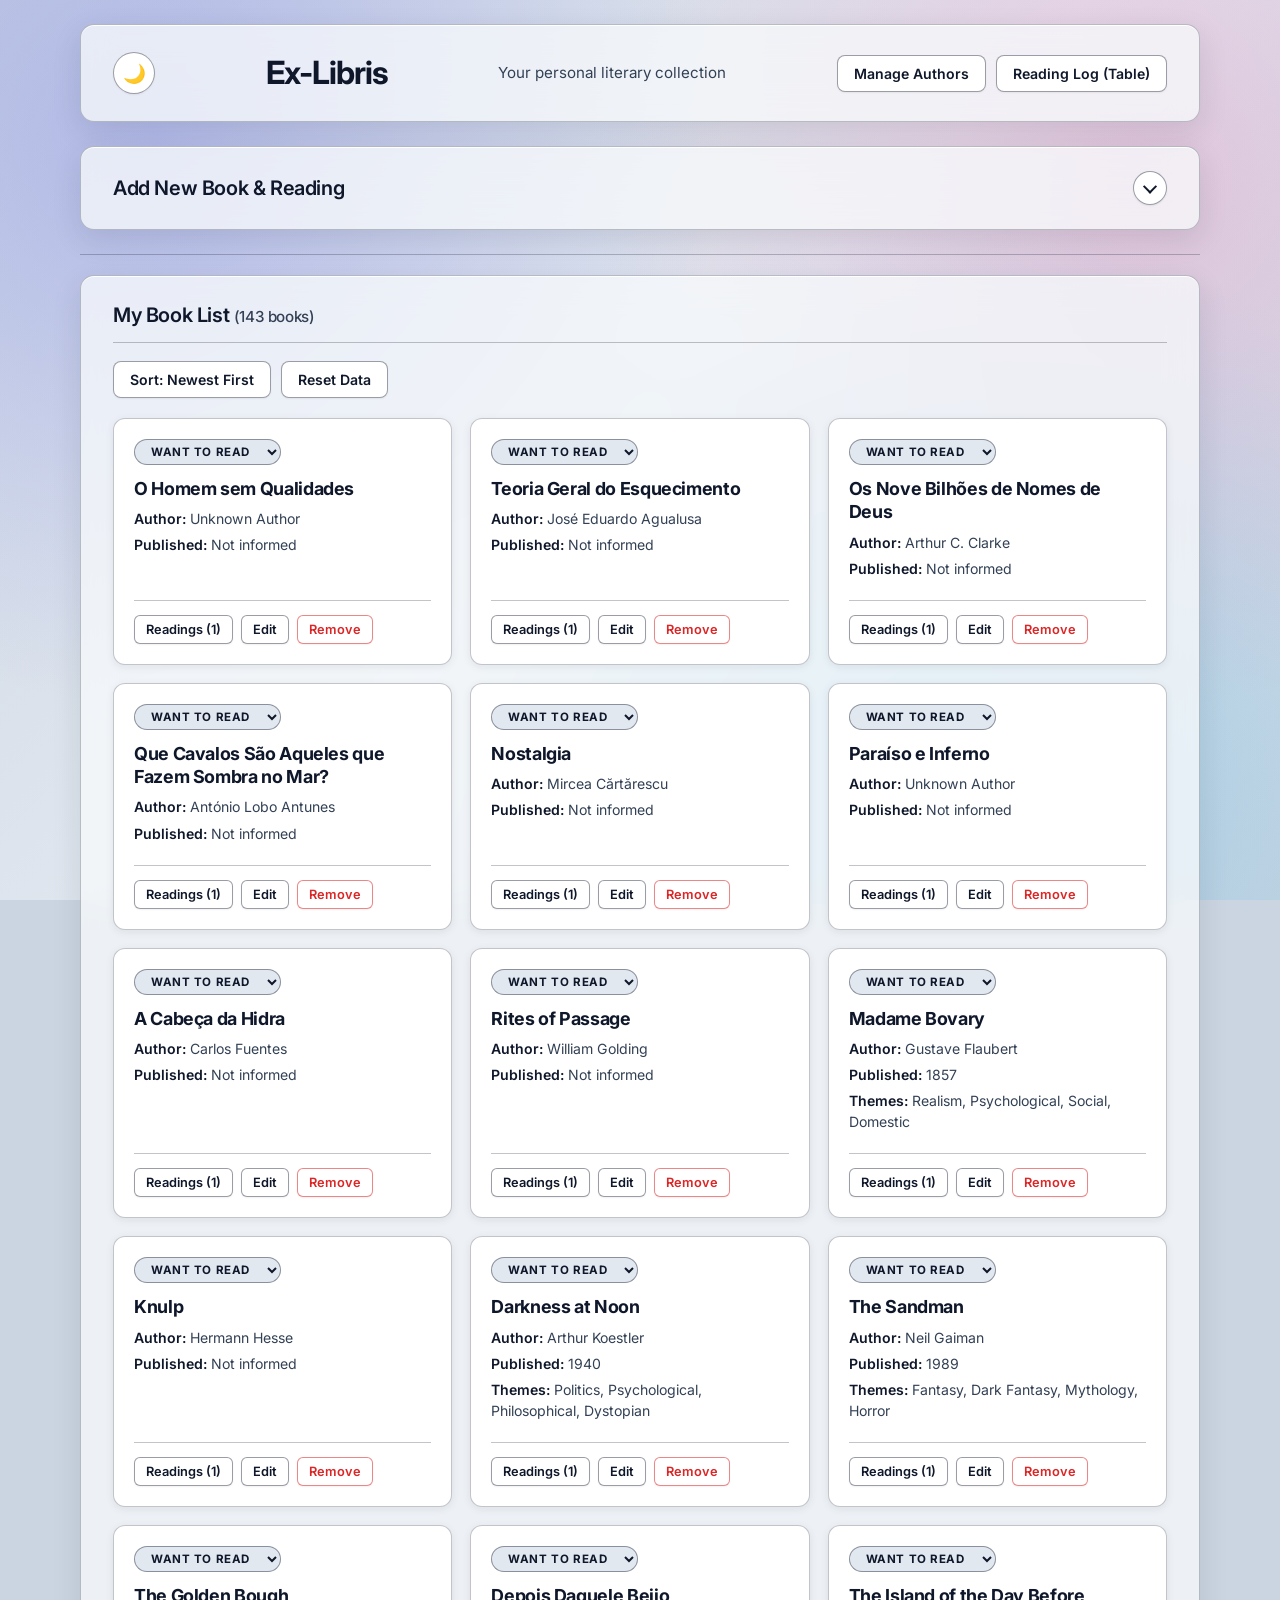
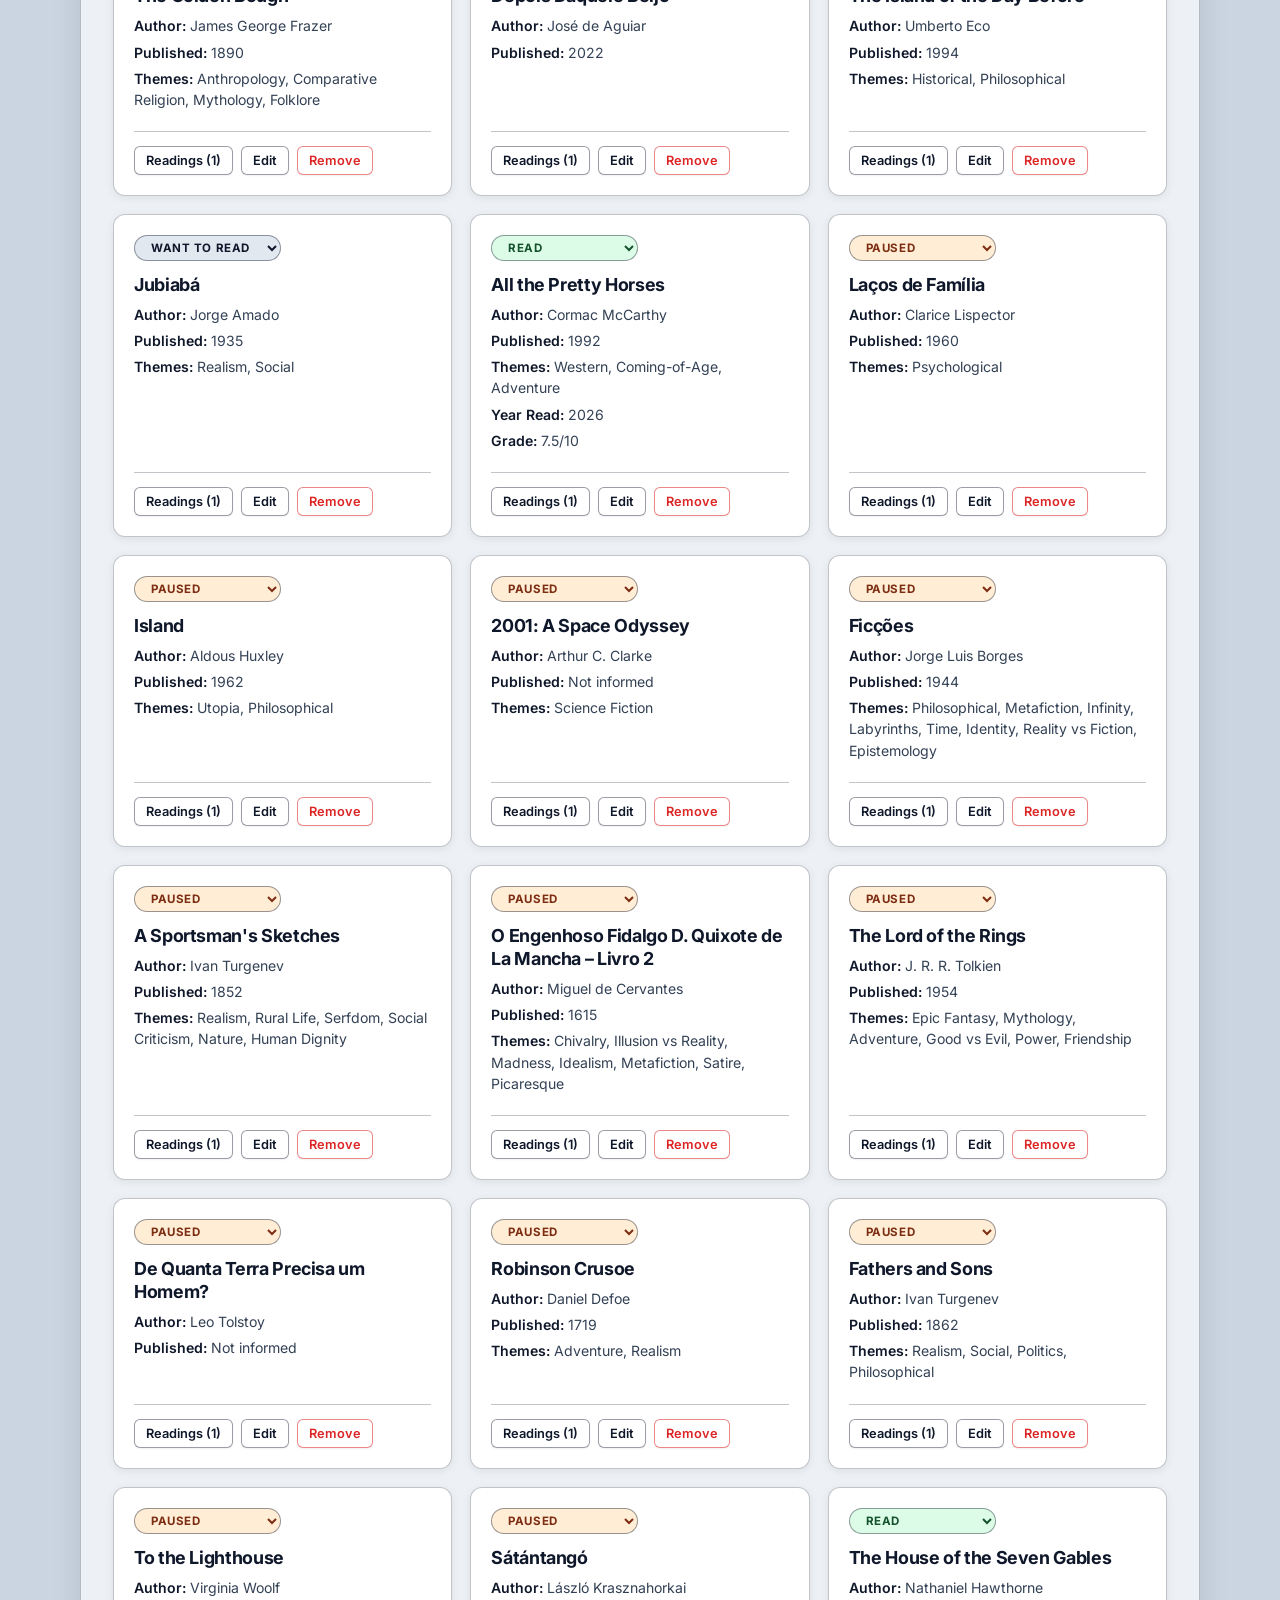
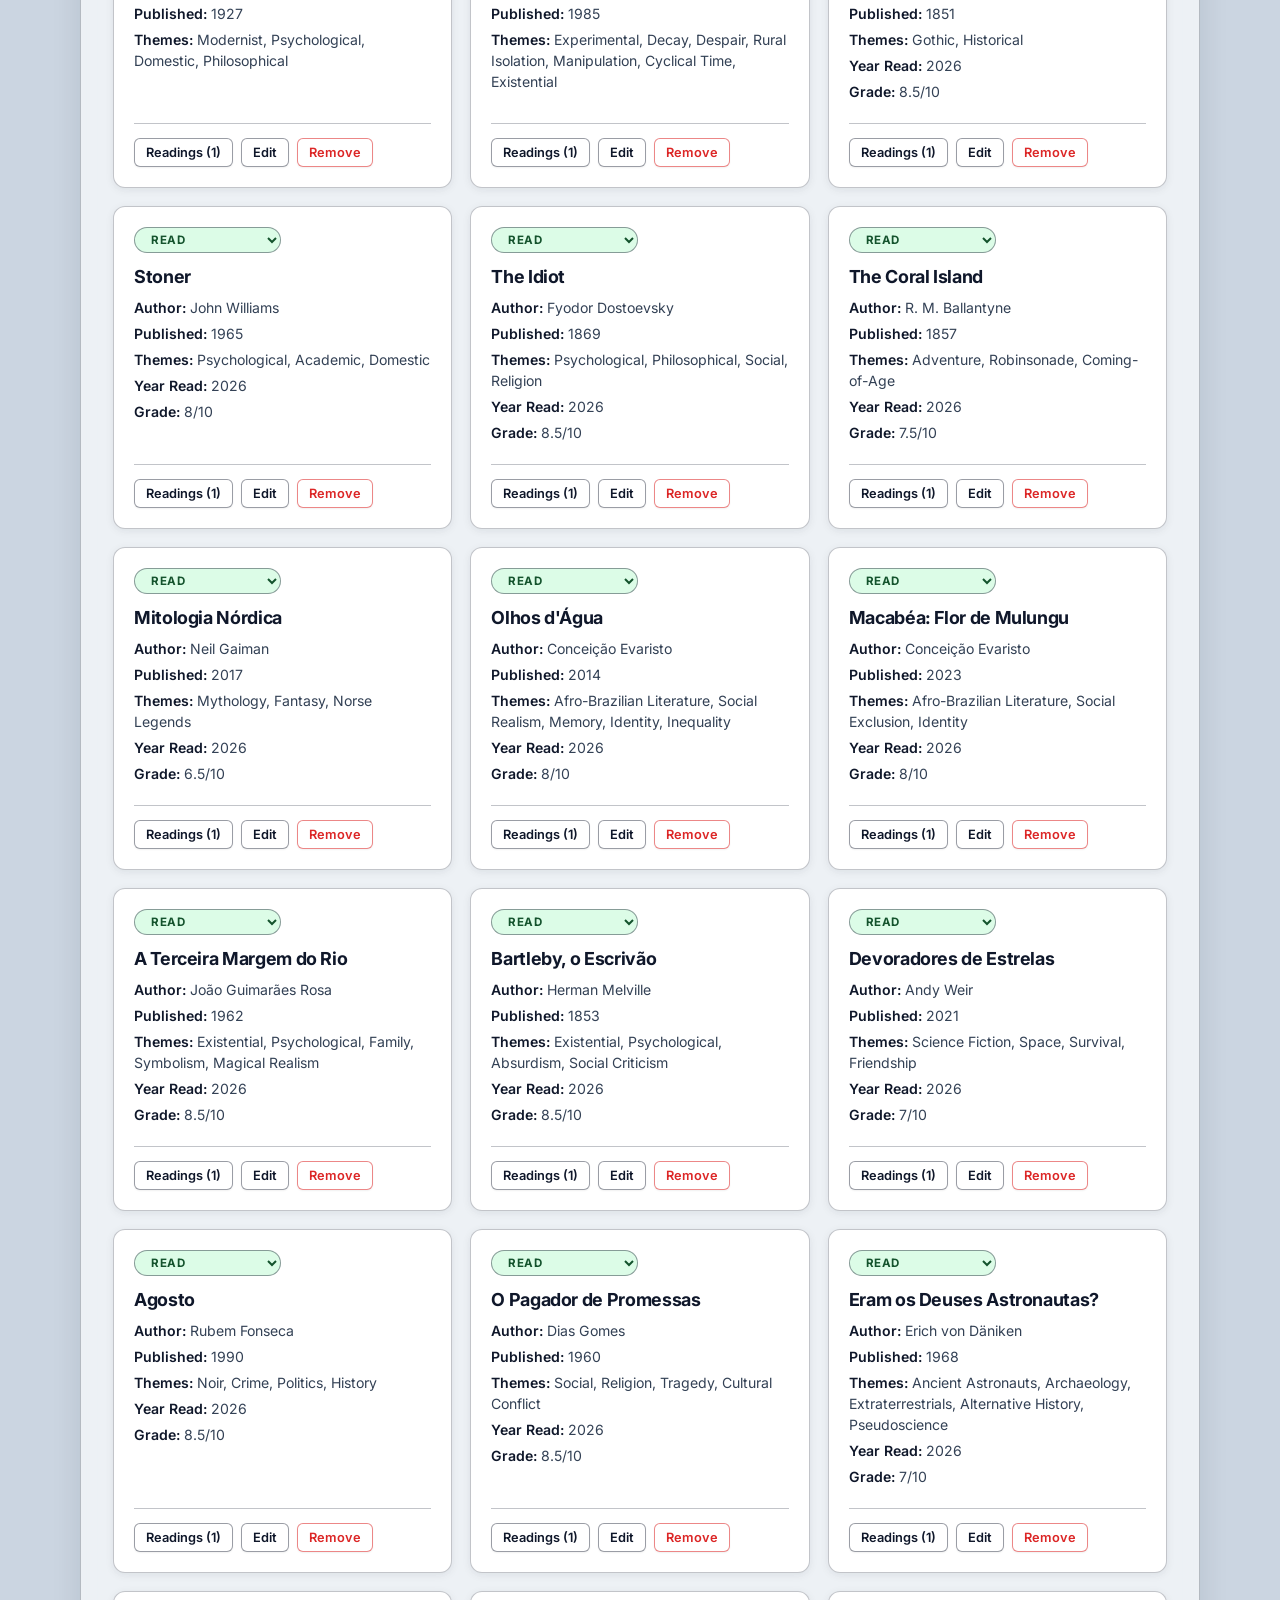
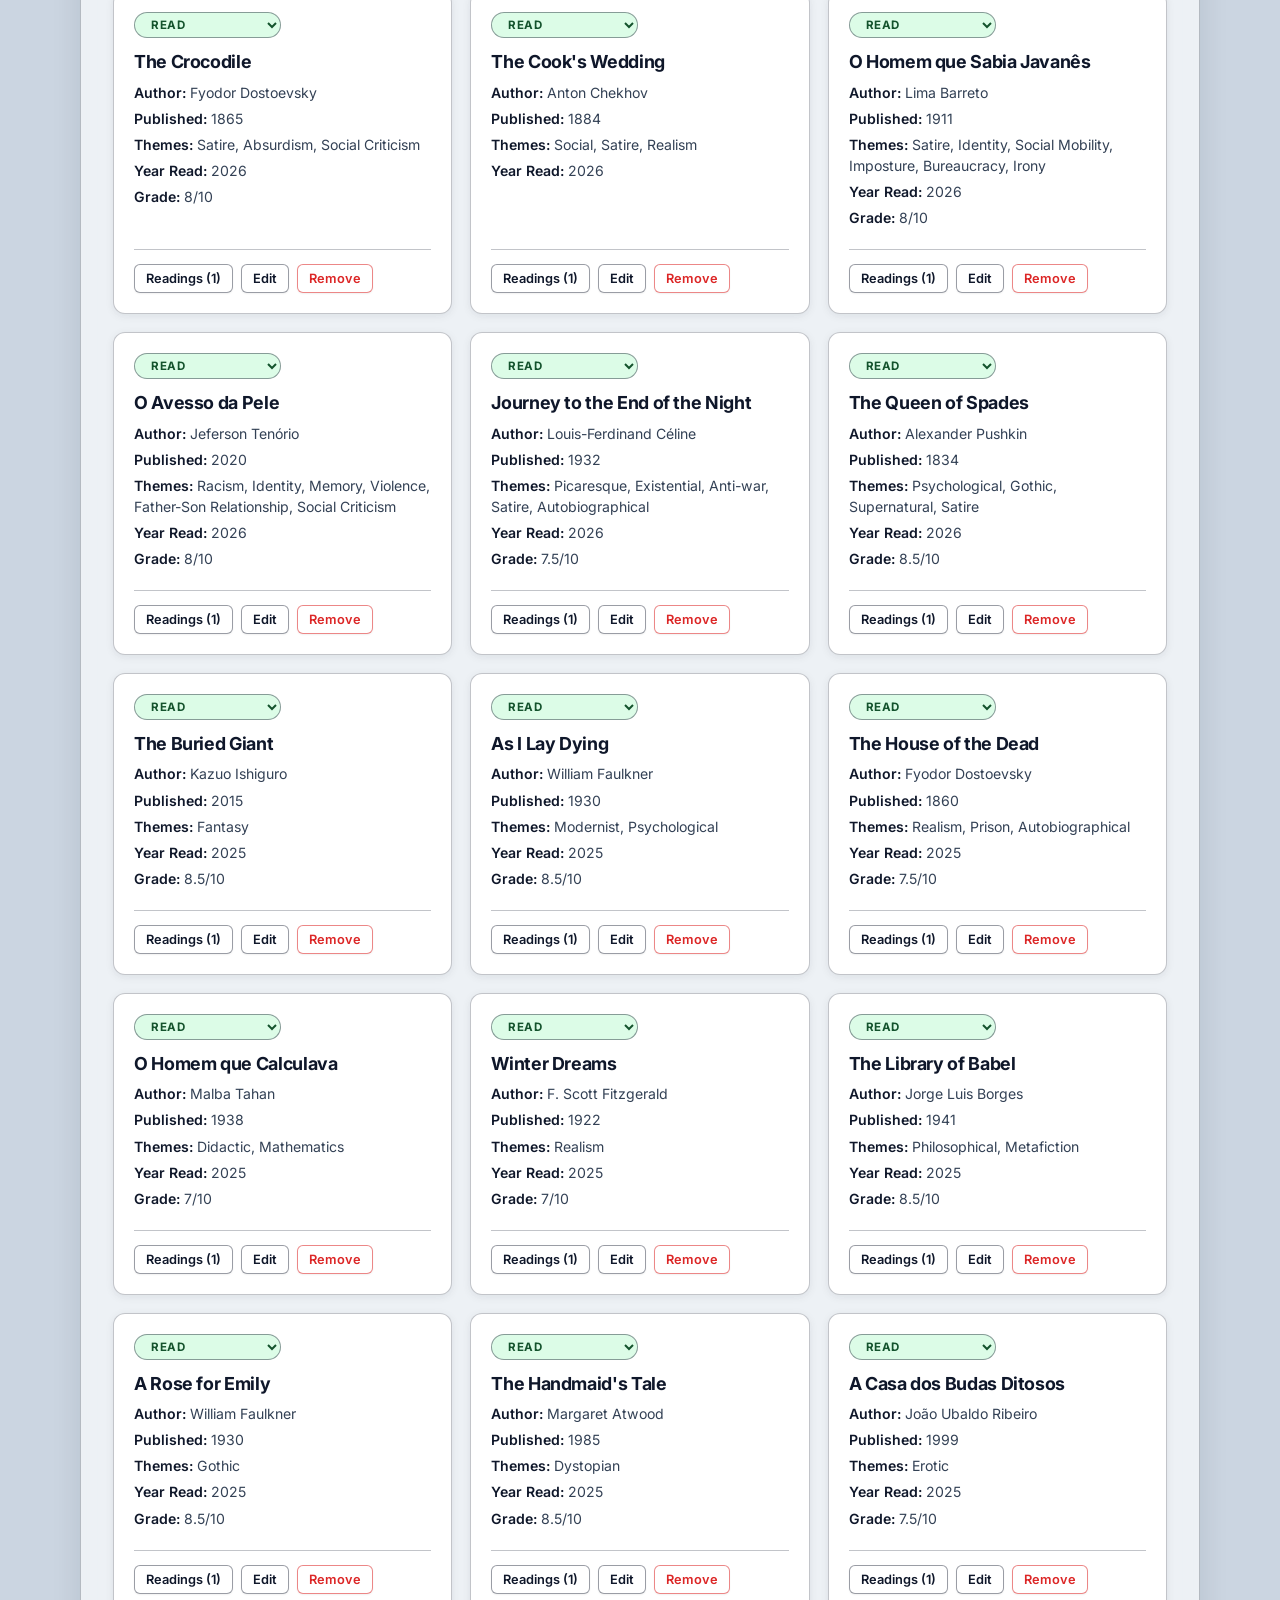
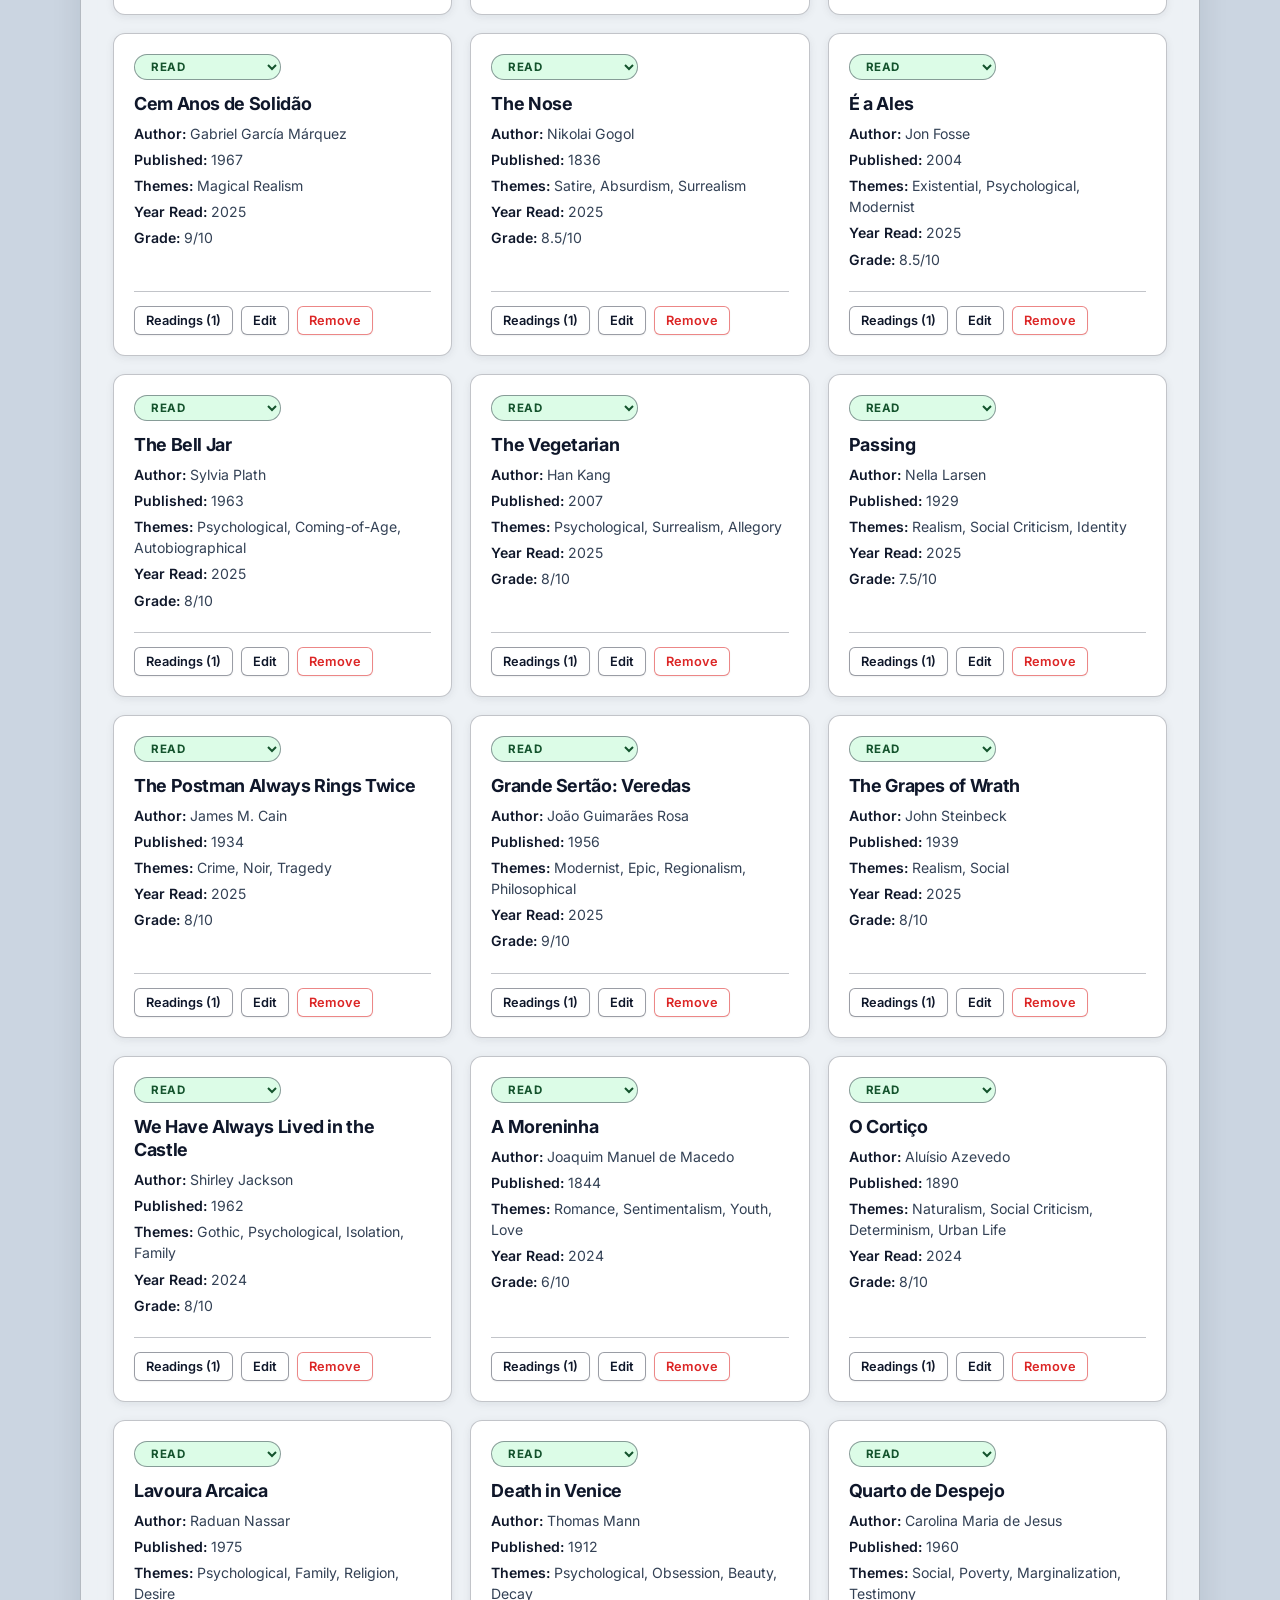
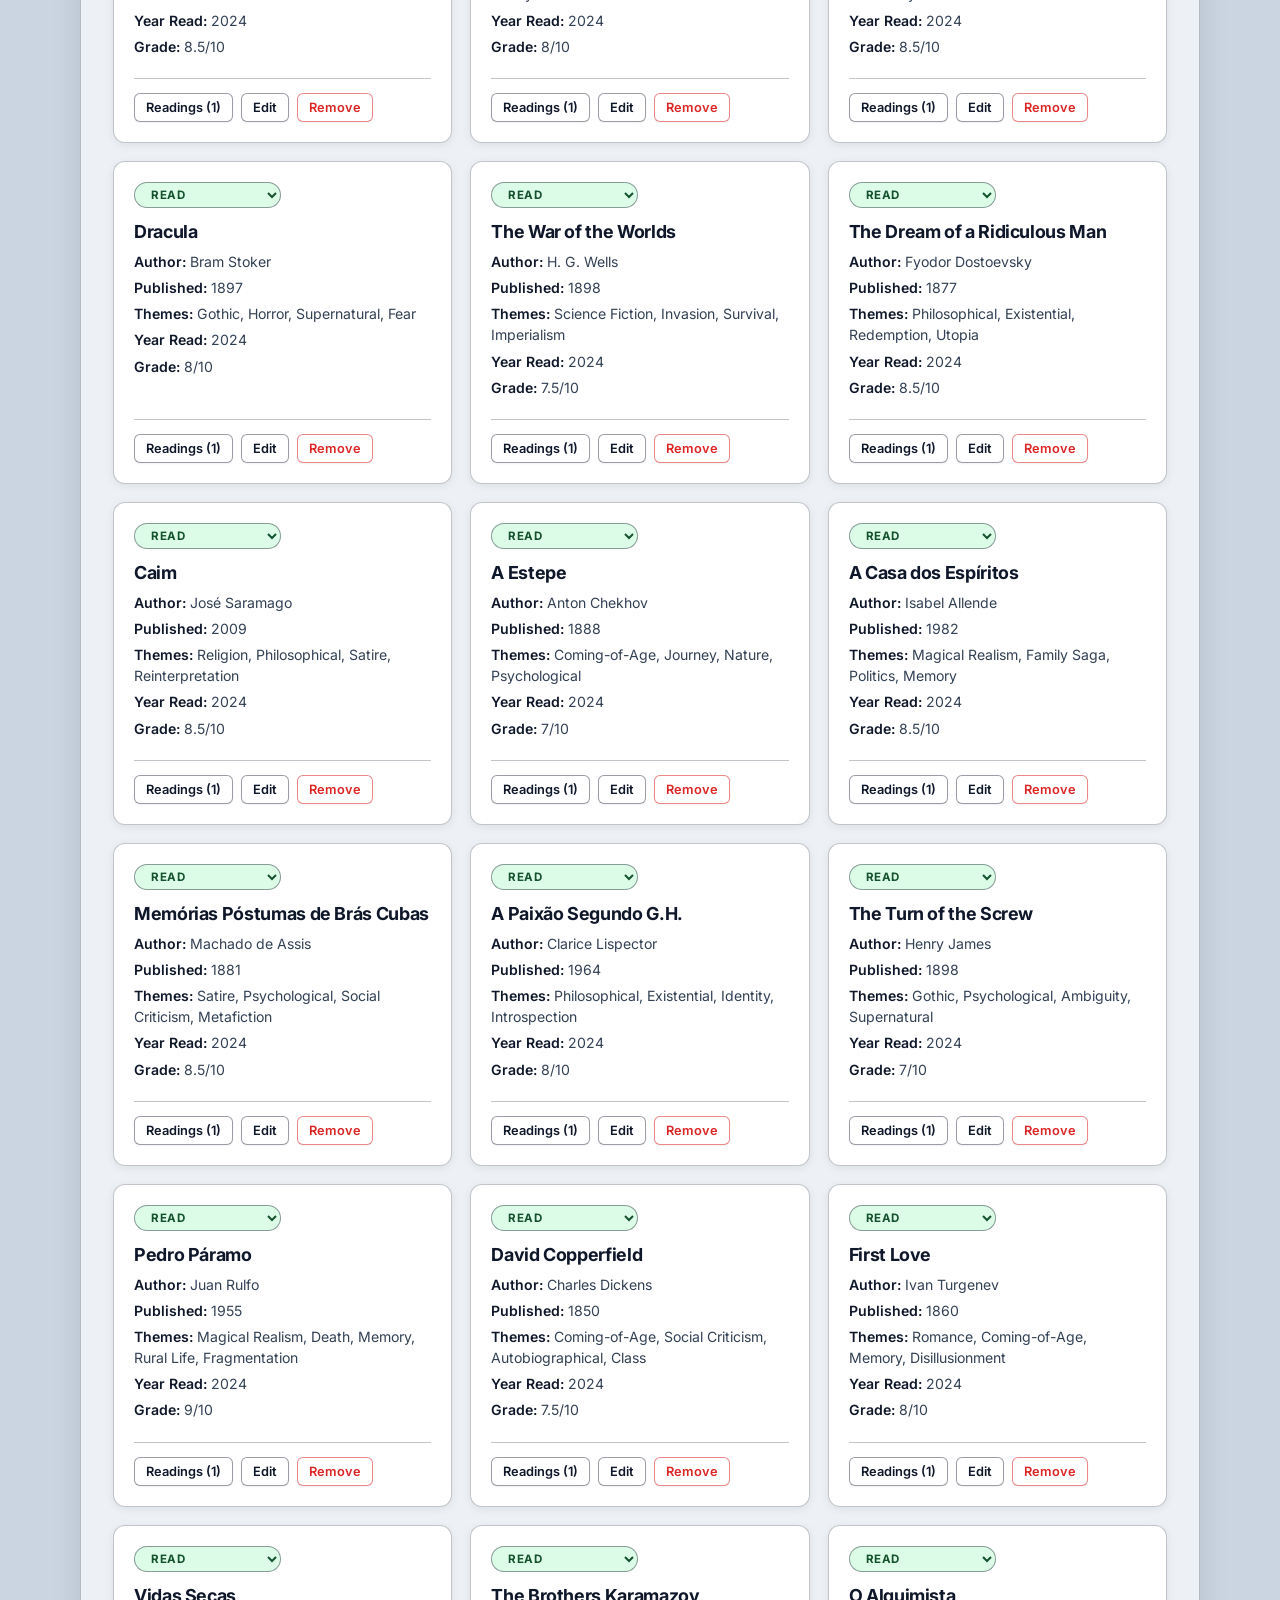
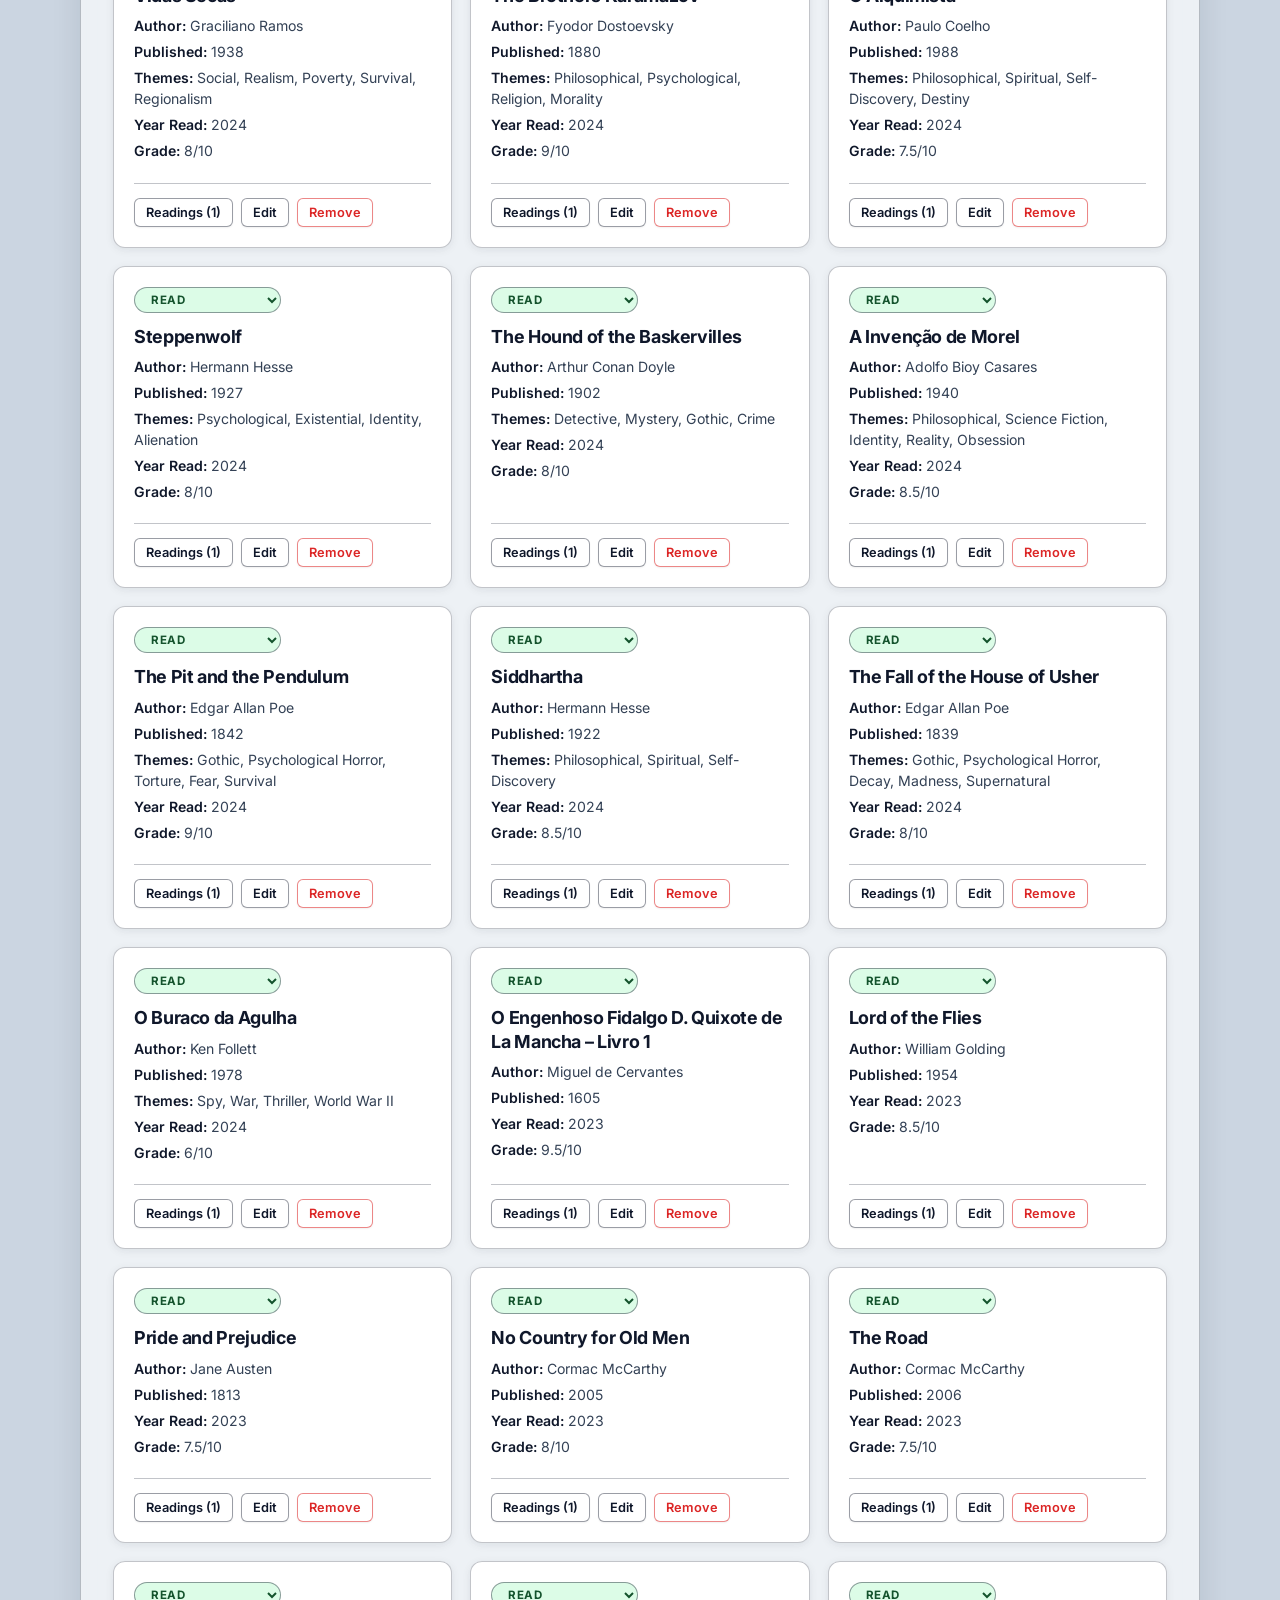
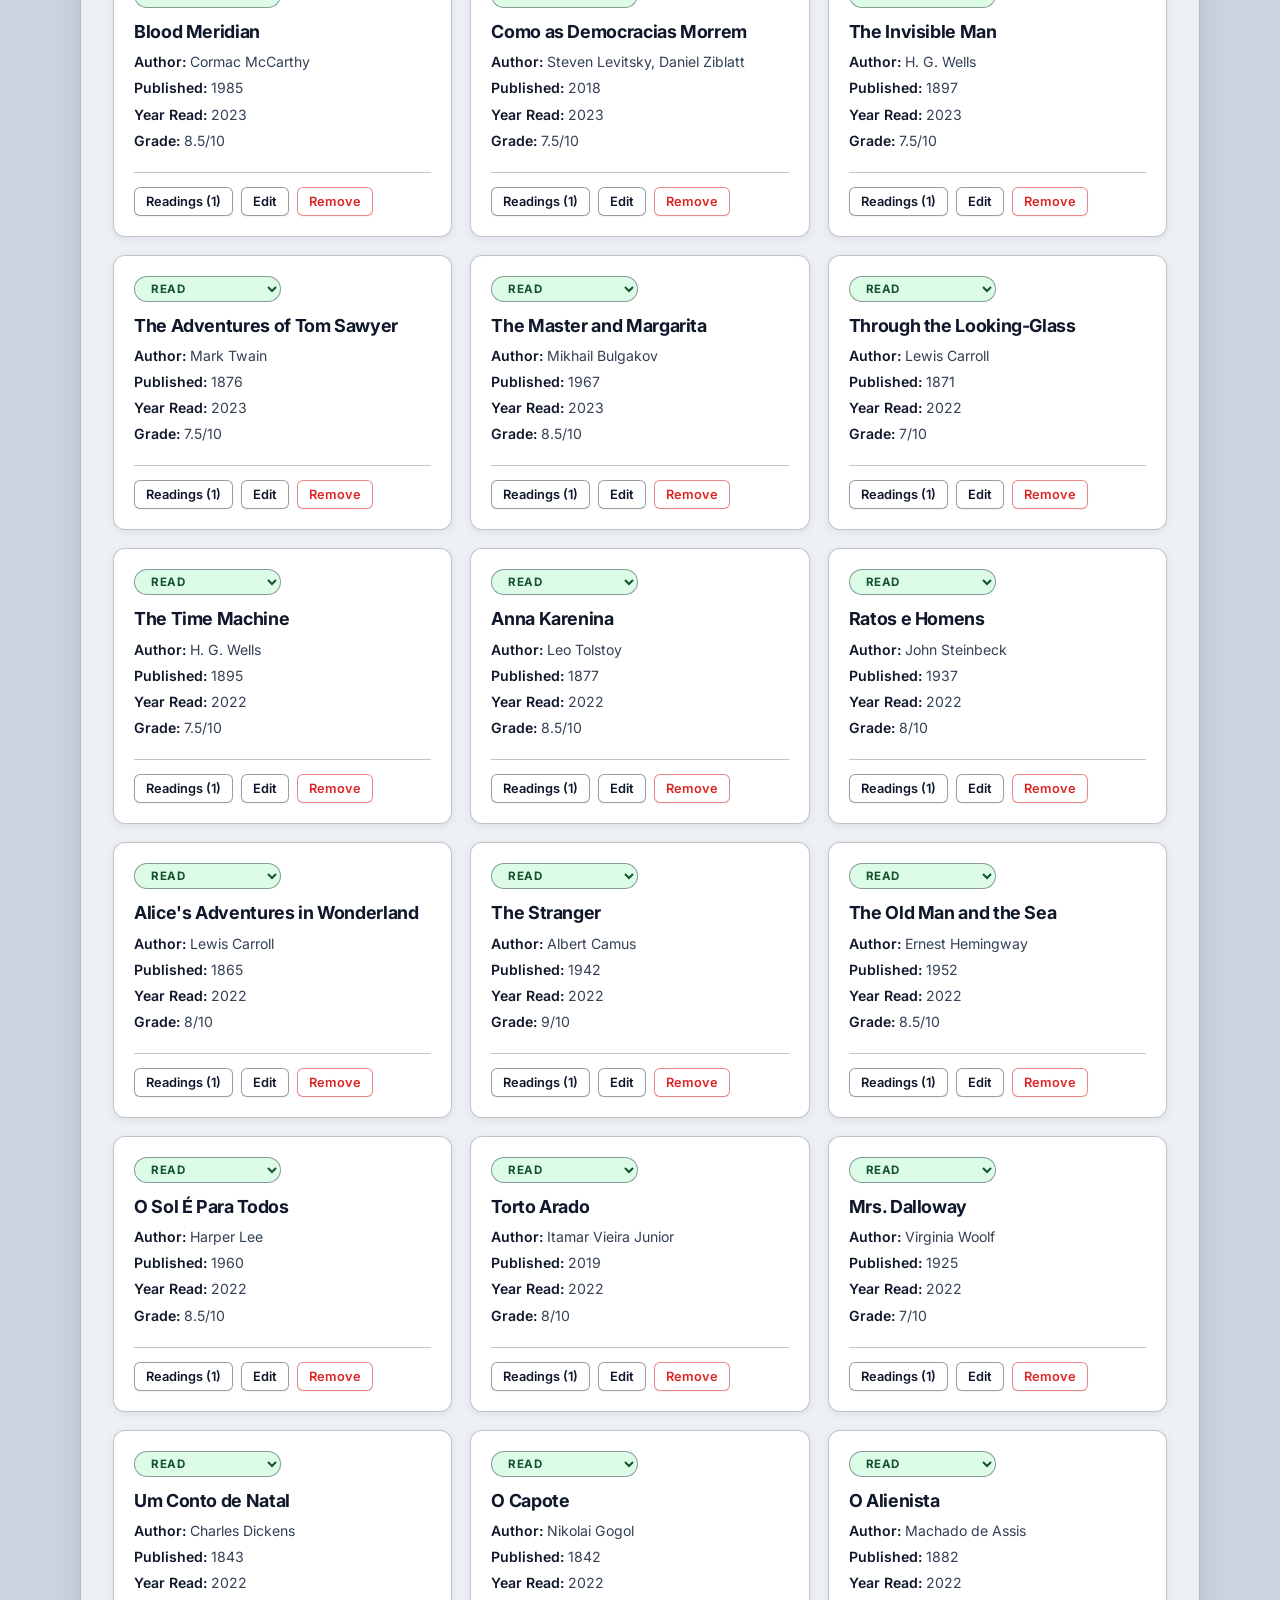
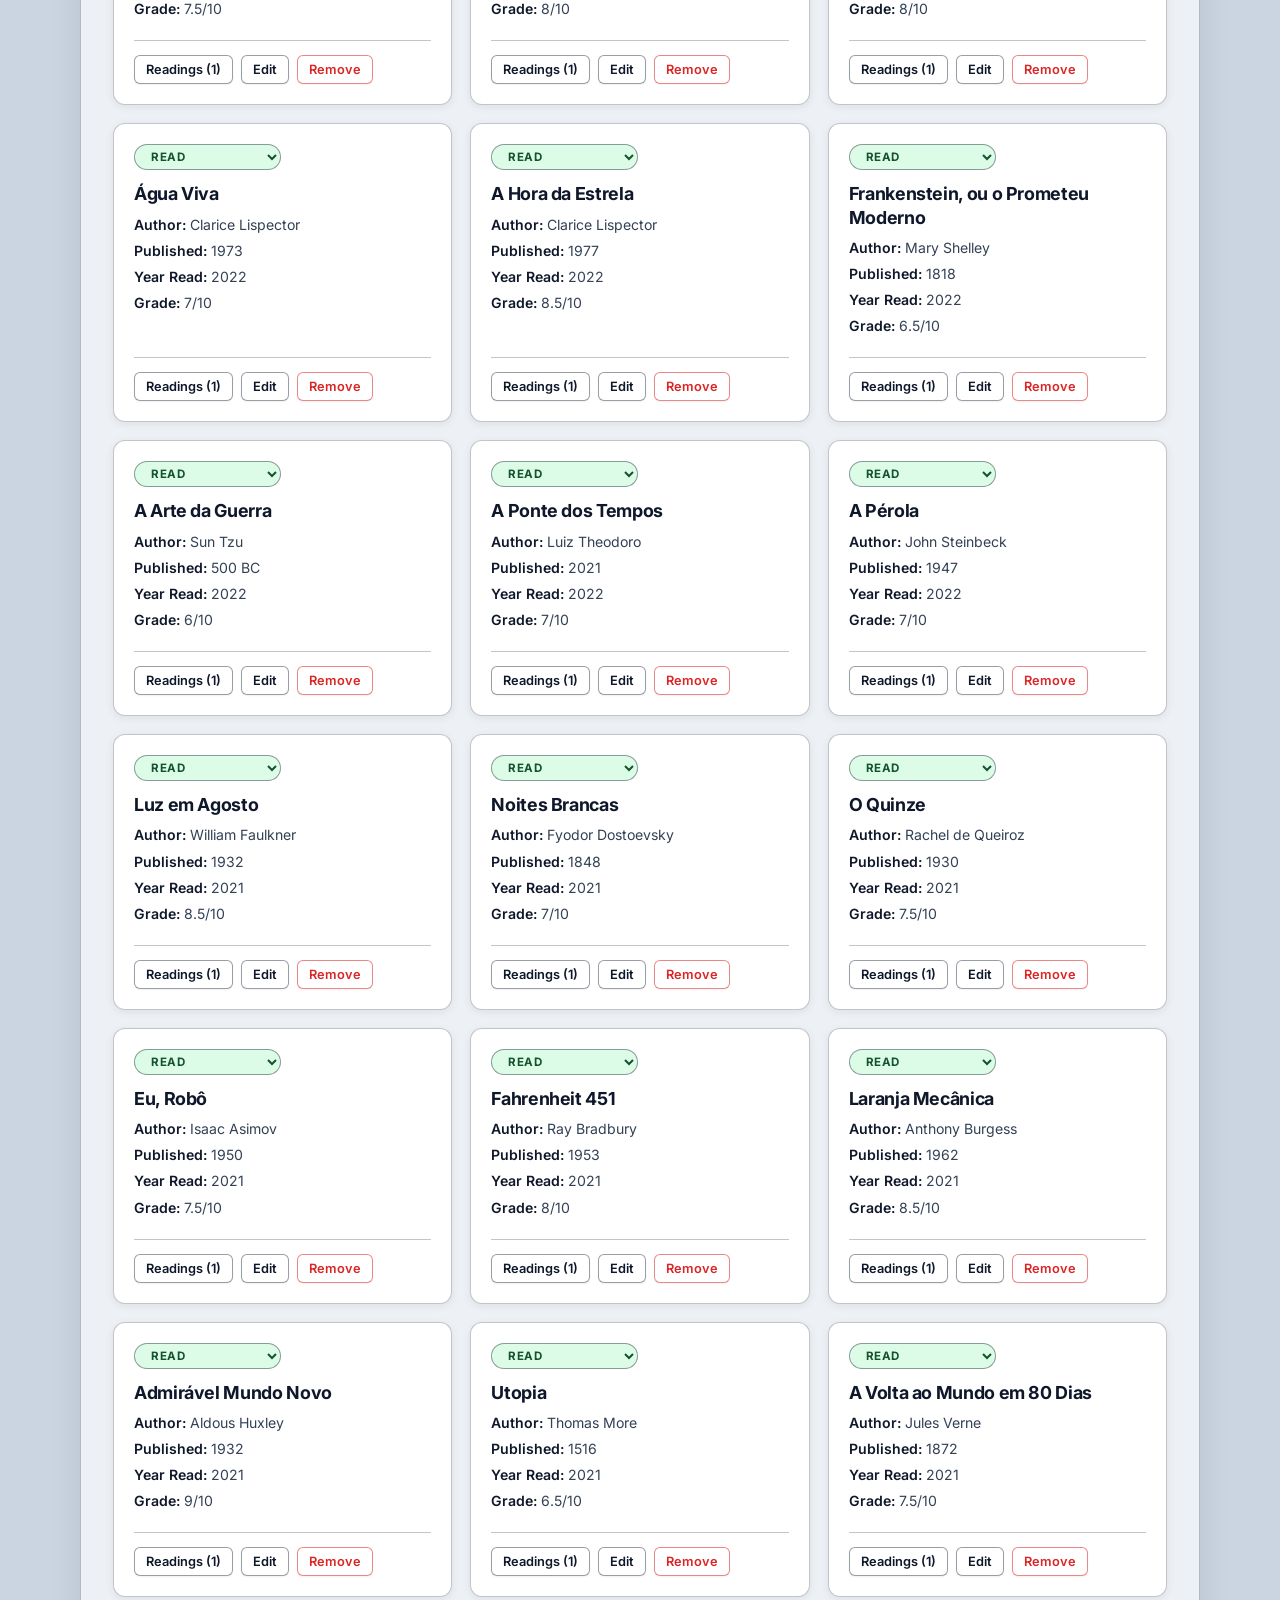
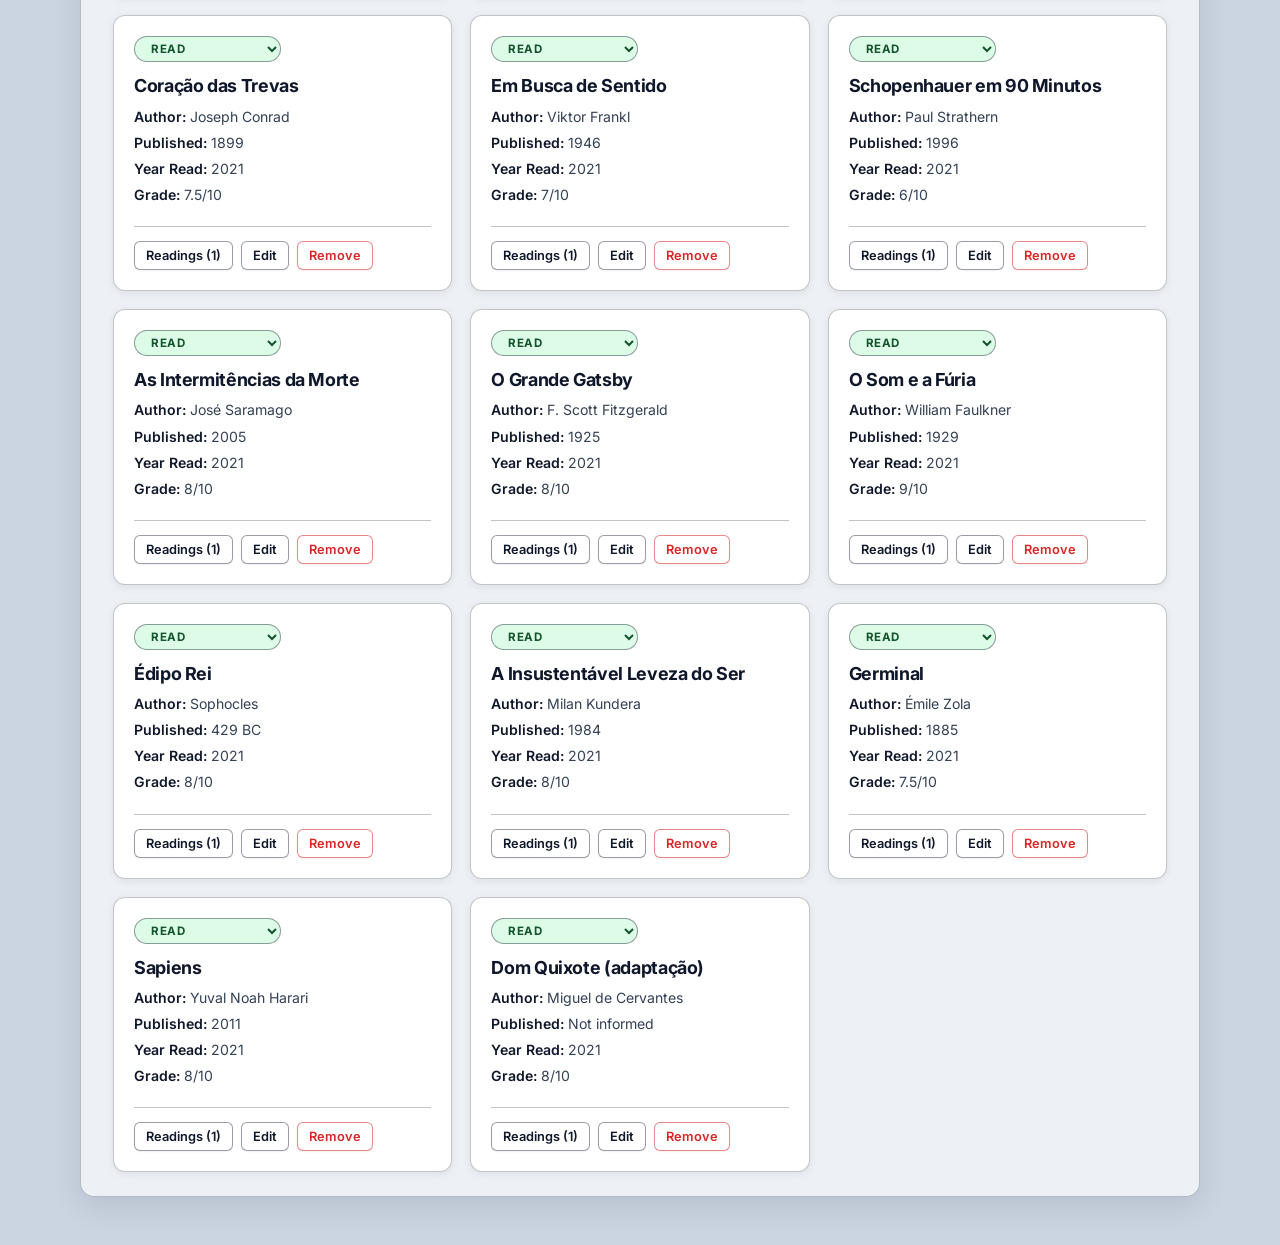
<file: index.html>
<!DOCTYPE html>
<html lang="en-US">
<head>
    <meta charset="UTF-8">
    <meta name="viewport" content="width=device-width, initial-scale=1.0">
    <title>Ex-Libris | Personal Library</title>
    <link rel="stylesheet" href="css/style.css">
    <link href="https://fonts.googleapis.com/css2?family=Inter:wght@300;400;600;700&display=swap" rel="stylesheet">
</head>
<body>
    <header>
        <!-- Theme Toggle Button -->
        <button type="button" id="btn-theme-toggle" class="btn-theme" aria-label="Toggle theme" title="Switch to Dark Mode">
            🌙
        </button>
        <h1>Ex-Libris</h1>
        <p class="subtitle">Your personal literary collection</p>
        <div class="header-actions">
            <button type="button" id="btn-manage-authors" class="btn-secondary">Manage Authors</button>
            <button type="button" id="btn-view-log" class="btn-secondary">Reading Log (Table)</button>
        </div>
    </header>
    
    <main>
        <section class="add-book-section">
            <details>
                <summary class="accordion-header">
                    <h2>Add New Book & Reading</h2>
                    <span class="custom-caret" aria-hidden="true"></span>
                </summary>
                <form id="form-new-book" novalidate>
                    <div class="form-group">
                        <input type="text" id="new-title" name="title" placeholder="Book Title *">
                        <span class="field-error" data-error-for="title"></span>
                    </div>
                    
                    <div class="form-group">
                        <input type="number" id="new-year" name="publicationYear" placeholder="Pub. Year (e.g. 2024 or -500)">
                        <span class="field-error" data-error-for="publicationYear"></span>
                    </div>
                    
                    <div class="form-group">
                        <select id="new-author" name="authorId">
                            <option value="">Select Existing Author...</option>
                        </select>
                        <input type="text" id="typed-author" name="typedAuthor" placeholder="Or type a new author">
                        <span class="field-error" data-error-for="authorName"></span>
                    </div>

                    <div class="form-group">
                        <select id="new-form" name="form">
                            <option value="">Select Literary Form...</option>
                            <option value="Novel">Novel</option>
                            <option value="Novella">Novella</option>
                            <option value="Short Story">Short Story</option>
                            <option value="Essay">Essay</option>
                            <option value="Play">Play</option>
                        </select>
                    </div>
                    
                    <div class="form-group">
                        <input type="text" id="new-themes" name="themes" placeholder="Themes (comma separated)">
                    </div>

                    <div class="form-group">
                        <select id="new-status" name="status">
                            <option value="">Reading Status *...</option>
                            <option value="Want to read">Want to read</option>
                            <option value="Reading">Reading</option>
                            <option value="Paused">Paused</option>
                            <option value="Read">Read</option>
                            <option value="Abandoned">Abandoned</option>
                        </select>
                        <span class="field-error" data-error-for="status"></span>
                    </div>

                    <div class="inline-group">
                        <div>
                            <input type="number" id="new-year-read" name="yearRead" placeholder="Year Read (if Read)">
                            <span class="field-error" data-error-for="yearRead"></span>
                        </div>
                        <div>
                            <input type="number" id="new-grade" name="grade" step="0.5" placeholder="Grade (0.0 - 10.0)">
                            <span class="field-error" data-error-for="grade"></span>
                        </div>
                    </div>

                    <div class="form-group">
                        <select id="new-priority" name="priority">
                            <option value="">Priority (if Want to read)...</option>
                            <option value="Low">Low</option>
                            <option value="Medium">Medium</option>
                            <option value="High">High</option>
                        </select>
                        <span class="field-error" data-error-for="priority"></span>
                    </div>

                    <button type="submit" id="btn-save" class="btn-primary">Save Entry</button>
                </form>
            </details>
        </section>

        <hr>

        <section class="library-section">
            <h2>My Book List <span id="book-counter" class="book-counter"></span></h2>
            <div class="list-controls">
                <button type="button" id="btn-sort">Sort: Newest First</button>
                <button type="button" id="btn-reset" class="btn-reset">Reset Data</button>
            </div>
            <div id="book-list" class="book-grid"></div>
        </section>
    </main>

    <!-- ================= MODALS ================= -->

    <dialog id="book-edit-modal" class="custom-modal">
        <div class="modal-content">
            <div class="modal-header">
                <h3>Edit Book</h3>
                <button type="button" class="btn-close-modal" aria-label="Close modal">×</button>
            </div>
            <div class="modal-body">
                <form id="form-edit-book" novalidate>
                    <input type="hidden" id="edit-book-id" name="bookId">
                    <div class="form-group">
                        <input type="text" id="edit-book-title" name="title" placeholder="Book Title *">
                        <span class="field-error" data-error-for="title"></span>
                    </div>
                    <div class="form-group">
                        <input type="number" id="edit-book-year" name="publicationYear" placeholder="Pub. Year">
                        <span class="field-error" data-error-for="publicationYear"></span>
                    </div>
                    <div class="form-group">
                        <select id="edit-book-form" name="form">
                            <option value="">Select Literary Form...</option>
                            <option value="Novel">Novel</option>
                            <option value="Novella">Novella</option>
                            <option value="Short Story">Short Story</option>
                            <option value="Essay">Essay</option>
                            <option value="Play">Play</option>
                        </select>
                    </div>
                    <div class="form-group">
                        <input type="text" id="edit-book-themes" name="themes" placeholder="Themes (comma separated)">
                    </div>
                    <button type="submit" class="btn-primary">Save Changes</button>
                </form>
            </div>
        </div>
    </dialog>

    <dialog id="author-manager-modal" class="custom-modal large-modal">
        <div class="modal-content">
            <div class="modal-header">
                <h3>Manage Authors</h3>
                <button type="button" class="btn-close-modal" aria-label="Close modal">×</button>
            </div>
            <div class="modal-body">
                <form id="form-manage-author" novalidate>
                    <input type="hidden" id="manage-author-id" name="authorId">
                    <div class="inline-group">
                        <input type="text" id="manage-author-name" name="authorName" placeholder="Author Name *">
                        <button type="submit" id="btn-save-author" class="btn-primary">Add/Update</button>
                        <button type="button" id="btn-cancel-author-edit" class="btn-secondary">Cancel</button>
                    </div>
                    <span class="field-error" data-error-for="authorName"></span>
                </form>
                <hr>
                <div class="table-container">
                    <table class="data-table" id="author-table">
                        <thead>
                            <tr>
                                <th>ID</th>
                                <th>Name</th>
                                <th>Actions</th>
                            </tr>
                        </thead>
                        <tbody></tbody>
                    </table>
                </div>
            </div>
        </div>
    </dialog>

    <dialog id="reading-log-modal" class="custom-modal large-modal">
        <div class="modal-content">
            <div class="modal-header">
                <h3>Reading Log</h3>
                <button type="button" class="btn-close-modal" aria-label="Close modal">×</button>
            </div>
            <div class="modal-body">
                <div class="table-container">
                    <table class="data-table" id="log-table">
                        <thead>
                            <tr>
                                <th data-sort="title">Title ↕</th>
                                <th data-sort="authors">Authors ↕</th>
                                <th data-sort="status">Status ↕</th>
                                <th data-sort="yearRead">Year Read ↕</th>
                                <th data-sort="grade">Grade ↕</th>
                            </tr>
                        </thead>
                        <tbody></tbody>
                    </table>
                </div>
            </div>
        </div>
    </dialog>

    <dialog id="reading-modal" class="reading-modal custom-modal">
        <div class="modal-content">
            <div class="modal-header">
                <h3 id="modal-book-title">Book Readings</h3>
                <button type="button" id="btn-close-modal-readings" class="btn-close-modal" aria-label="Close modal">×</button>
            </div>
            <div class="modal-body">
                <h4>Reading History</h4>
                <div id="modal-readings-list" class="readings-history-list"></div>
                <hr>
                <h4 id="modal-form-title">Log New Reading / Re-read</h4>
                <form id="form-modal-reading" novalidate>
                    <input type="hidden" id="modal-book-id" name="bookId">
                    <input type="hidden" id="modal-reading-id" name="readingId">

                    <div class="form-group">
                        <select id="modal-status" name="status">
                            <option value="">Reading Status *...</option>
                            <option value="Want to read">Want to read</option>
                            <option value="Reading">Reading</option>
                            <option value="Paused">Paused</option>
                            <option value="Read">Read</option>
                            <option value="Abandoned">Abandoned</option>
                        </select>
                        <span class="field-error" data-error-for="status"></span>
                    </div>
                    
                    <div class="inline-group">
                        <div>
                            <input type="number" id="modal-year-read" name="yearRead" placeholder="Year Read (if Read)">
                            <span class="field-error" data-error-for="yearRead"></span>
                        </div>
                        <div>
                            <input type="number" id="modal-grade" name="grade" step="0.5" placeholder="Grade (0.0 - 10.0)">
                            <span class="field-error" data-error-for="grade"></span>
                        </div>
                    </div>
                    
                    <div class="form-group">
                        <select id="modal-priority" name="priority">
                            <option value="">Priority (if Want to read)...</option>
                            <option value="Low">Low</option>
                            <option value="Medium">Medium</option>
                            <option value="High">High</option>
                        </select>
                        <span class="field-error" data-error-for="priority"></span>
                    </div>

                    <div class="form-group">
                        <input type="text" id="modal-recommended-by" name="recommendedBy" placeholder="Recommended by (optional)">
                    </div>
                    <div class="form-group">
                        <textarea id="modal-notes" name="notes" rows="2" placeholder="Reading notes (optional)"></textarea>
                    </div>
                    
                    <div class="inline-group">
                        <button type="submit" id="btn-save-modal-reading" class="btn-primary">Add Reading</button>
                        <button type="button" id="btn-cancel-edit" class="btn-secondary">Cancel Edit</button>
                    </div>
                </form>
            </div>
        </div>
    </dialog>

    <!-- Theme Logic (ES Module) -->
    <script type="module" src="js/theme.js"></script>
    <script type="module" src="js/app.js"></script>
</body>
</html>
</file>
<file: css/style.css>
/* =========================================
   File: css/style.css
   Ex-Libris | High-Contrast Light & AMOLED Dark
   ========================================= */

@import url('https://fonts.googleapis.com/css2?family=Inter:wght@300;400;500;600;700&display=swap');

/* --- 1. THEME VARIABLES (LIGHT & AMOLED DARK) --- */
:root {
    /* Light Mode: Crisp slate outlines + distinct surface hierarchy */
    --bg-base: #cbd5e1;
    --bg-gradient:
        radial-gradient(circle at 12% 15%, rgba(99, 102, 241, 0.28) 0%, transparent 42%),
        radial-gradient(circle at 88% 20%, rgba(236, 72, 153, 0.20) 0%, transparent 40%),
        radial-gradient(circle at 75% 85%, rgba(14, 165, 233, 0.24) 0%, transparent 45%),
        linear-gradient(135deg, #cbd5e1 0%, #e2e8f0 50%, #cbd5e1 100%);

    --panel-bg: rgba(248, 250, 252, 0.76);
    --card-bg: #ffffff;
    --modal-bg: rgba(255, 255, 255, 0.97);

    --border-subtle: rgba(15, 23, 42, 0.25);
    --border-interactive: rgba(15, 23, 42, 0.42);
    --panel-border: 1px solid var(--border-subtle);

    --text-primary: #0f172a;
    --text-secondary: #334155;
    --backdrop-blur: blur(16px);
    --panel-shadow: 0 10px 30px rgba(15, 23, 42, 0.11), inset 0 1px 0 rgba(255, 255, 255, 0.9);
    --card-shadow: 0 2px 8px rgba(15, 23, 42, 0.08);

    --accent-color: #0f172a;
    --accent-text: #ffffff;
    --accent-hover: #1e293b;
    --danger-color: #dc2626;
    --danger-border: rgba(220, 38, 38, 0.55);

    --input-bg: #f1f5f9;
    --input-disabled-bg: #e2e8f0;
    --input-border: rgba(15, 23, 42, 0.36);
    --input-focus: rgba(15, 23, 42, 0.14);
    --btn-bg: #ffffff;
    --btn-hover-bg: #e2e8f0;
    --table-head-bg: #e2e8f0;

    /* Badges - Light Mode */
    --badge-want: #e2e8f0; --text-want: #0f172a;
    --badge-read: #dcfce7; --text-read: #14532d;
    --badge-reading: #fef08a; --text-reading: #713f12;
    --badge-paused: #ffedd5; --text-paused: #7c2d12;
    --badge-abandoned: #fee2e2; --text-abandoned: #7f1d1d;
}

[data-theme="dark"] {
    /* Dark Mode: True AMOLED #000000 Base + Neutral Carbon Surfaces */
    --bg-base: #000000;
    --bg-gradient:
        radial-gradient(circle at 14% 12%, rgba(56, 189, 248, 0.11) 0%, transparent 34%),
        radial-gradient(circle at 86% 22%, rgba(168, 85, 247, 0.10) 0%, transparent 36%),
        radial-gradient(circle at 50% 90%, rgba(59, 130, 246, 0.08) 0%, transparent 40%),
        linear-gradient(180deg, #000000 0%, #000000 100%);

    --panel-bg: rgba(11, 11, 13, 0.86);
    --card-bg: #141417;
    --modal-bg: rgba(12, 12, 15, 0.96);

    --border-subtle: rgba(255, 255, 255, 0.15);
    --border-interactive: rgba(255, 255, 255, 0.28);
    --panel-border: 1px solid var(--border-subtle);

    --text-primary: #fafafa;
    --text-secondary: #a1a1aa;
    --backdrop-blur: blur(18px);
    --panel-shadow: 0 14px 40px rgba(0, 0, 0, 0.85), inset 0 1px 0 rgba(255, 255, 255, 0.08);
    --card-shadow: 0 4px 16px rgba(0, 0, 0, 0.65);

    --accent-color: #fafafa;
    --accent-text: #000000;
    --accent-hover: #e4e4e7;
    --danger-color: #f87171;
    --danger-border: rgba(248, 113, 113, 0.45);

    --input-bg: #050506;
    --input-disabled-bg: #0d0d10;
    --input-border: rgba(255, 255, 255, 0.22);
    --input-focus: rgba(255, 255, 255, 0.16);
    --btn-bg: #18181b;
    --btn-hover-bg: #27272a;
    --table-head-bg: #18181b;

    /* Badges - Dark Mode */
    --badge-want: #27272a; --text-want: #fafafa;
    --badge-read: rgba(20, 83, 45, 0.88); --text-read: #bbf7d0;
    --badge-reading: rgba(113, 63, 18, 0.88); --text-reading: #fef08a;
    --badge-paused: rgba(124, 45, 18, 0.88); --text-paused: #ffedd5;
    --badge-abandoned: rgba(127, 29, 29, 0.88); --text-abandoned: #fecaca;
}

/* --- 2. GLOBAL RESET & BASE --- */
* {
    margin: 0;
    padding: 0;
    box-sizing: border-box;
}

body {
    font-family: 'Inter', system-ui, -apple-system, sans-serif;
    font-weight: 400;
    background-color: var(--bg-base);
    background-image: var(--bg-gradient);
    background-attachment: fixed;
    color: var(--text-primary);
    min-height: 100vh;
    padding: clamp(12px, 2.5vw, 24px) clamp(12px, 3vw, 40px);
    font-size: 14px;
    line-height: 1.5;
    transition: background-color 0.3s ease, color 0.3s ease;
}

/* --- 3. LAYOUT & OUTLINED GLASS SURFACES --- */
header,
section.add-book-section,
section.library-section {
    width: min(1120px, 100%);
    margin: 0 auto clamp(16px, 2vw, 24px) auto;
    padding: clamp(16px, 2.5vw, 24px) clamp(16px, 3vw, 32px);
    background: var(--panel-bg);
    backdrop-filter: var(--backdrop-blur);
    -webkit-backdrop-filter: var(--backdrop-blur);
    border: var(--panel-border);
    box-shadow: var(--panel-shadow);
    border-radius: 14px;
    transition: background 0.3s ease, border-color 0.3s ease, box-shadow 0.3s ease;
}

/* --- 4. HEADER --- */
header {
    display: flex;
    justify-content: space-between;
    align-items: center;
    gap: 16px;
    flex-wrap: wrap;
}

h1 {
    font-size: clamp(1.5rem, 2.5vw, 2rem);
    font-weight: 700;
    letter-spacing: -0.03em;
    margin: 0;
    color: var(--text-primary);
}

h2 {
    font-size: clamp(1.1rem, 1.8vw, 1.25rem);
    margin-bottom: 18px;
    font-weight: 600;
    letter-spacing: -0.02em;
    border-bottom: var(--panel-border);
    padding-bottom: 12px;
    color: var(--text-primary);
}

.book-counter {
    font-weight: 500;
    color: var(--text-secondary);
    font-size: 0.95rem;
}

.subtitle {
    color: var(--text-secondary);
    font-size: 0.95rem;
    font-weight: 400;
}

.header-actions {
    display: flex;
    gap: 10px;
    flex-wrap: wrap;
}

hr {
    border: none;
    border-top: var(--panel-border);
    margin: 20px auto;
    width: min(1120px, 100%);
}

/* --- 4.5. COLLAPSIBLE ACCORDION (ADD BOOK SECTION) --- */
.add-book-section details {
    width: 100%;
}

.accordion-header {
    display: flex;
    justify-content: space-between;
    align-items: center;
    gap: 12px;
    cursor: pointer;
    list-style: none;
    user-select: none;
}

.accordion-header::-webkit-details-marker,
.accordion-header::marker {
    display: none;
    content: "";
}

.accordion-header h2 {
    margin-bottom: 0;
    padding-bottom: 0;
    border-bottom: none;
}

.custom-caret {
    display: inline-flex;
    align-items: center;
    justify-content: center;
    flex-shrink: 0;
    width: 34px;
    height: 34px;
    border-radius: 50%;
    background: var(--btn-bg);
    border: 1px solid var(--border-interactive);
    box-shadow: 0 1px 2px rgba(0, 0, 0, 0.08);
    transition: transform 0.25s cubic-bezier(0.4, 0, 0.2, 1), border-color 0.2s ease, background 0.2s ease;
}

.custom-caret::before {
    content: "";
    width: 8px;
    height: 8px;
    border-right: 2px solid var(--text-primary);
    border-bottom: 2px solid var(--text-primary);
    transform: rotate(45deg) translate(-1px, -1px);
    display: block;
}

.accordion-header:hover .custom-caret {
    border-color: var(--text-primary);
    background: var(--btn-hover-bg);
}

details[open] .accordion-header {
    margin-bottom: 20px;
    padding-bottom: 14px;
    border-bottom: var(--panel-border);
}

details[open] .custom-caret {
    transform: rotate(180deg);
}

/* --- 5. FORMS & INPUTS --- */
.form-group {
    margin-bottom: 14px;
    display: flex;
    flex-direction: column;
    gap: 8px;
}

.inline-group {
    display: flex;
    gap: 12px;
    align-items: flex-start;
    margin-bottom: 14px;
}

.inline-group > div,
.inline-group > input {
    flex: 1;
    min-width: 0;
}

input, select, textarea {
    width: 100%;
    padding: 10px 14px;
    background: var(--input-bg);
    color: var(--text-primary);
    border: 1px solid var(--input-border);
    border-radius: 8px;
    font-family: 'Inter', sans-serif;
    font-size: 0.95rem;
    font-weight: 400;
    outline: none;
    transition: border-color 0.2s ease, box-shadow 0.2s ease, background 0.2s ease;
}

input::placeholder, textarea::placeholder {
    color: var(--text-secondary);
    opacity: 0.85;
}

input:hover:not(:disabled),
select:hover:not(:disabled),
textarea:hover:not(:disabled) {
    border-color: var(--text-primary);
}

input:focus, select:focus, textarea:focus {
    background: var(--card-bg);
    border-color: var(--text-primary);
    box-shadow: 0 0 0 3px var(--input-focus);
}

input:disabled, select:disabled {
    background: var(--input-disabled-bg);
    border-style: dashed;
    color: var(--text-secondary);
    opacity: 0.75;
    cursor: not-allowed;
}

select option {
    background-color: var(--card-bg);
    color: var(--text-primary);
}

.field-error {
    display: block;
    color: var(--danger-color);
    font-size: 0.8rem;
    min-height: 1.1em;
    font-weight: 600;
}

.field-error:empty {
    display: none;
}

.is-invalid {
    border-color: var(--danger-color);
}

/* --- 6. BUTTONS (TACTILE OUTLINES) --- */
button, .btn {
    padding: 9px 16px;
    border-radius: 8px;
    border: 1px solid var(--border-interactive);
    background: var(--btn-bg);
    color: var(--text-primary);
    font-family: 'Inter', sans-serif;
    font-weight: 600;
    font-size: 0.88rem;
    white-space: nowrap;
    flex-shrink: 0;
    cursor: pointer;
    box-shadow: 0 1px 2px rgba(0, 0, 0, 0.06);
    transition: background 0.2s ease, border-color 0.2s ease, transform 0.15s ease, box-shadow 0.2s ease;
}

button:hover {
    background: var(--btn-hover-bg);
    border-color: var(--text-primary);
    transform: translateY(-1px);
}

button:active {
    transform: translateY(0);
}

.btn-primary {
    background: var(--accent-color);
    color: var(--accent-text);
    border: 1px solid var(--accent-color);
}

.btn-primary:hover {
    background: var(--accent-hover);
    border-color: var(--accent-hover);
    box-shadow: 0 4px 12px rgba(0, 0, 0, 0.22);
}

.btn-secondary {
    background: var(--btn-bg);
    border: 1px solid var(--border-interactive);
    color: var(--text-primary);
}

.btn-secondary:hover {
    border-color: var(--text-primary);
    background: var(--btn-hover-bg);
}

#btn-cancel-author-edit,
#btn-cancel-edit {
    display: none;
}

.list-controls {
    margin-bottom: 20px;
    display: flex;
    gap: 10px;
    flex-wrap: wrap;
}

#btn-theme-toggle {
    width: 42px;
    height: 42px;
    border-radius: 50%;
    padding: 0;
    display: inline-flex;
    align-items: center;
    justify-content: center;
    font-size: 1.15rem;
    background: var(--btn-bg);
    border: 1px solid var(--border-interactive);
}

.btn-small-edit, .btn-small-del, .btn-readings, .btn-edit-book, .btn-remove {
    padding: 6px 11px;
    font-size: 0.8rem;
    border-radius: 6px;
    font-weight: 600;
}

.btn-small-del, .btn-remove {
    color: var(--danger-color);
    border-color: var(--danger-border);
    background: var(--btn-bg);
}

.btn-small-del:hover, .btn-remove:hover {
    background: var(--danger-color);
    color: #ffffff;
    border-color: var(--danger-color);
}

/* --- 7. BOOK LIST & CARDS --- */
.book-grid {
    display: grid;
    grid-template-columns: repeat(auto-fill, minmax(min(100%, 290px), 1fr));
    gap: 18px;
}

.book-card {
    background: var(--card-bg);
    border: 1px solid var(--border-subtle);
    box-shadow: var(--card-shadow);
    border-radius: 12px;
    padding: 20px;
    display: flex;
    flex-direction: column;
    justify-content: space-between;
    transition: transform 0.2s ease, border-color 0.2s ease, box-shadow 0.2s ease;
}

.book-card:hover {
    transform: translateY(-3px);
    border-color: var(--border-interactive);
    box-shadow: var(--panel-shadow);
}

.book-card h3 {
    font-size: 1.12rem;
    font-weight: 700;
    letter-spacing: -0.02em;
    margin: 12px 0 8px 0;
    line-height: 1.3;
    color: var(--text-primary);
}

.book-card p {
    color: var(--text-secondary);
    margin-bottom: 5px;
    font-size: 0.88rem;
    font-weight: 400;
}

.book-card p strong {
    color: var(--text-primary);
    font-weight: 600;
}

.card-actions {
    margin-top: 16px;
    border-top: 1px solid var(--border-subtle);
    padding-top: 14px;
    display: flex;
    flex-wrap: wrap;
    gap: 8px;
}

.empty-message {
    color: var(--text-secondary);
    font-style: italic;
    padding: 12px 0;
}

/* --- 8. STATUS BADGES --- */
.status-badge, .status-pill {
    width: auto;
    max-width: 100%;
    padding: 4px 12px;
    border-radius: 999px;
    font-size: 0.72rem;
    font-weight: 700;
    text-transform: uppercase;
    letter-spacing: 0.05em;
    display: inline-block;
    border: 1px solid var(--border-interactive);
    cursor: default;
}

select.status-badge {
    cursor: pointer;
    text-align: left;
    padding-right: 14px;
}

.status-want-to-read { background: var(--badge-want); color: var(--text-want); }
.status-reading { background: var(--badge-reading); color: var(--text-reading); }
.status-paused { background: var(--badge-paused); color: var(--text-paused); }
.status-read { background: var(--badge-read); color: var(--text-read); }
.status-abandoned { background: var(--badge-abandoned); color: var(--text-abandoned); }

/* --- 9. MODALS --- */
.custom-modal {
    margin: auto;
    border: none;
    background: transparent;
    color: var(--text-primary);
    max-width: 560px;
    width: min(94vw, 560px);
    max-height: 90vh;
    outline: none;
}

.large-modal {
    max-width: 840px;
    width: min(94vw, 840px);
}

.custom-modal::backdrop {
    background: rgba(0, 0, 0, 0.65);
    backdrop-filter: blur(8px);
    -webkit-backdrop-filter: blur(8px);
}

.modal-content {
    background: var(--modal-bg);
    backdrop-filter: var(--backdrop-blur);
    -webkit-backdrop-filter: var(--backdrop-blur);
    border: 1px solid var(--border-interactive);
    box-shadow: var(--panel-shadow);
    border-radius: 14px;
    color: var(--text-primary);
    display: flex;
    flex-direction: column;
    max-height: 90vh;
    overflow: hidden;
}

.modal-header {
    display: flex;
    justify-content: space-between;
    align-items: center;
    gap: 12px;
    padding: 18px 24px;
    border-bottom: 1px solid var(--border-subtle);
    flex-shrink: 0;
}

.modal-header h3 {
    font-size: 1.2rem;
    font-weight: 700;
    letter-spacing: -0.02em;
    margin: 0;
    color: var(--text-primary);
}

.modal-body {
    padding: 20px 24px;
    overflow-y: auto;
    color: var(--text-primary);
    scrollbar-width: thin;
    scrollbar-color: var(--border-interactive) transparent;
}

.modal-body::-webkit-scrollbar {
    width: 6px;
}

.modal-body::-webkit-scrollbar-thumb {
    background: var(--border-interactive);
    border-radius: 999px;
}

.modal-body h4 {
    font-size: 1rem;
    font-weight: 600;
    margin-bottom: 12px;
    color: var(--text-primary);
}

.btn-close-modal {
    background: transparent;
    border: 1px solid transparent;
    box-shadow: none;
    font-size: 1.6rem;
    line-height: 1;
    color: var(--text-secondary);
    padding: 4px 8px;
    border-radius: 8px;
}

.btn-close-modal:hover {
    color: var(--danger-color);
    border-color: var(--danger-border);
    background: transparent;
    transform: none;
}

/* --- 10. TABLES --- */
.table-container {
    overflow-x: auto;
    margin-top: 8px;
    border: 1px solid var(--border-subtle);
    border-radius: 10px;
    background: var(--card-bg);
}

.data-table {
    width: 100%;
    border-collapse: collapse;
    font-size: 0.9rem;
    color: var(--text-primary);
}

.data-table th,
.data-table td {
    padding: 12px 16px;
    text-align: left;
    border-bottom: 1px solid var(--border-subtle);
}

.data-table tbody tr:last-child td {
    border-bottom: none;
}

.data-table th {
    font-weight: 600;
    color: var(--text-secondary);
    background: var(--table-head-bg);
    cursor: pointer;
    white-space: nowrap;
    font-size: 0.8rem;
    text-transform: uppercase;
    letter-spacing: 0.04em;
}

.data-table th:hover {
    color: var(--text-primary);
}

.data-table tbody tr {
    transition: background 0.15s ease;
}

.data-table tbody tr:hover td {
    background: var(--btn-hover-bg);
}

/* Reading History inside modal */
.readings-history-list {
    display: flex;
    flex-direction: column;
    gap: 12px;
    margin-bottom: 20px;
}

.reading-history-item {
    background: var(--input-bg);
    padding: 14px 16px;
    border-radius: 10px;
    border: 1px solid var(--border-subtle);
}

.reading-history-item p {
    color: var(--text-secondary);
    font-size: 0.88rem;
    margin-top: 4px;
}

.reading-history-item p strong {
    color: var(--text-primary);
}

.reading-item-header {
    display: flex;
    justify-content: space-between;
    align-items: center;
    gap: 10px;
    margin-bottom: 8px;
}

/* --- 11. RESPONSIVE BREAKPOINTS (TABLET & MOBILE) --- */
@media (max-width: 768px) {
    header {
        align-items: flex-start;
    }

    .subtitle {
        width: 100%;
        order: 3;
    }

    .header-actions {
        width: 100%;
        order: 4;
    }

    .header-actions button {
        flex: 1;
    }

    .inline-group {
        flex-direction: column;
        align-items: stretch;
    }

    .inline-group button {
        width: 100%;
    }

    .modal-header,
    .modal-body {
        padding: 16px;
    }

    .data-table th,
    .data-table td {
        padding: 10px 12px;
    }
}

@media (max-width: 480px) {
    .list-controls button {
        flex: 1;
    }

    .card-actions button {
        flex: 1;
        text-align: center;
    }
}
</file>
